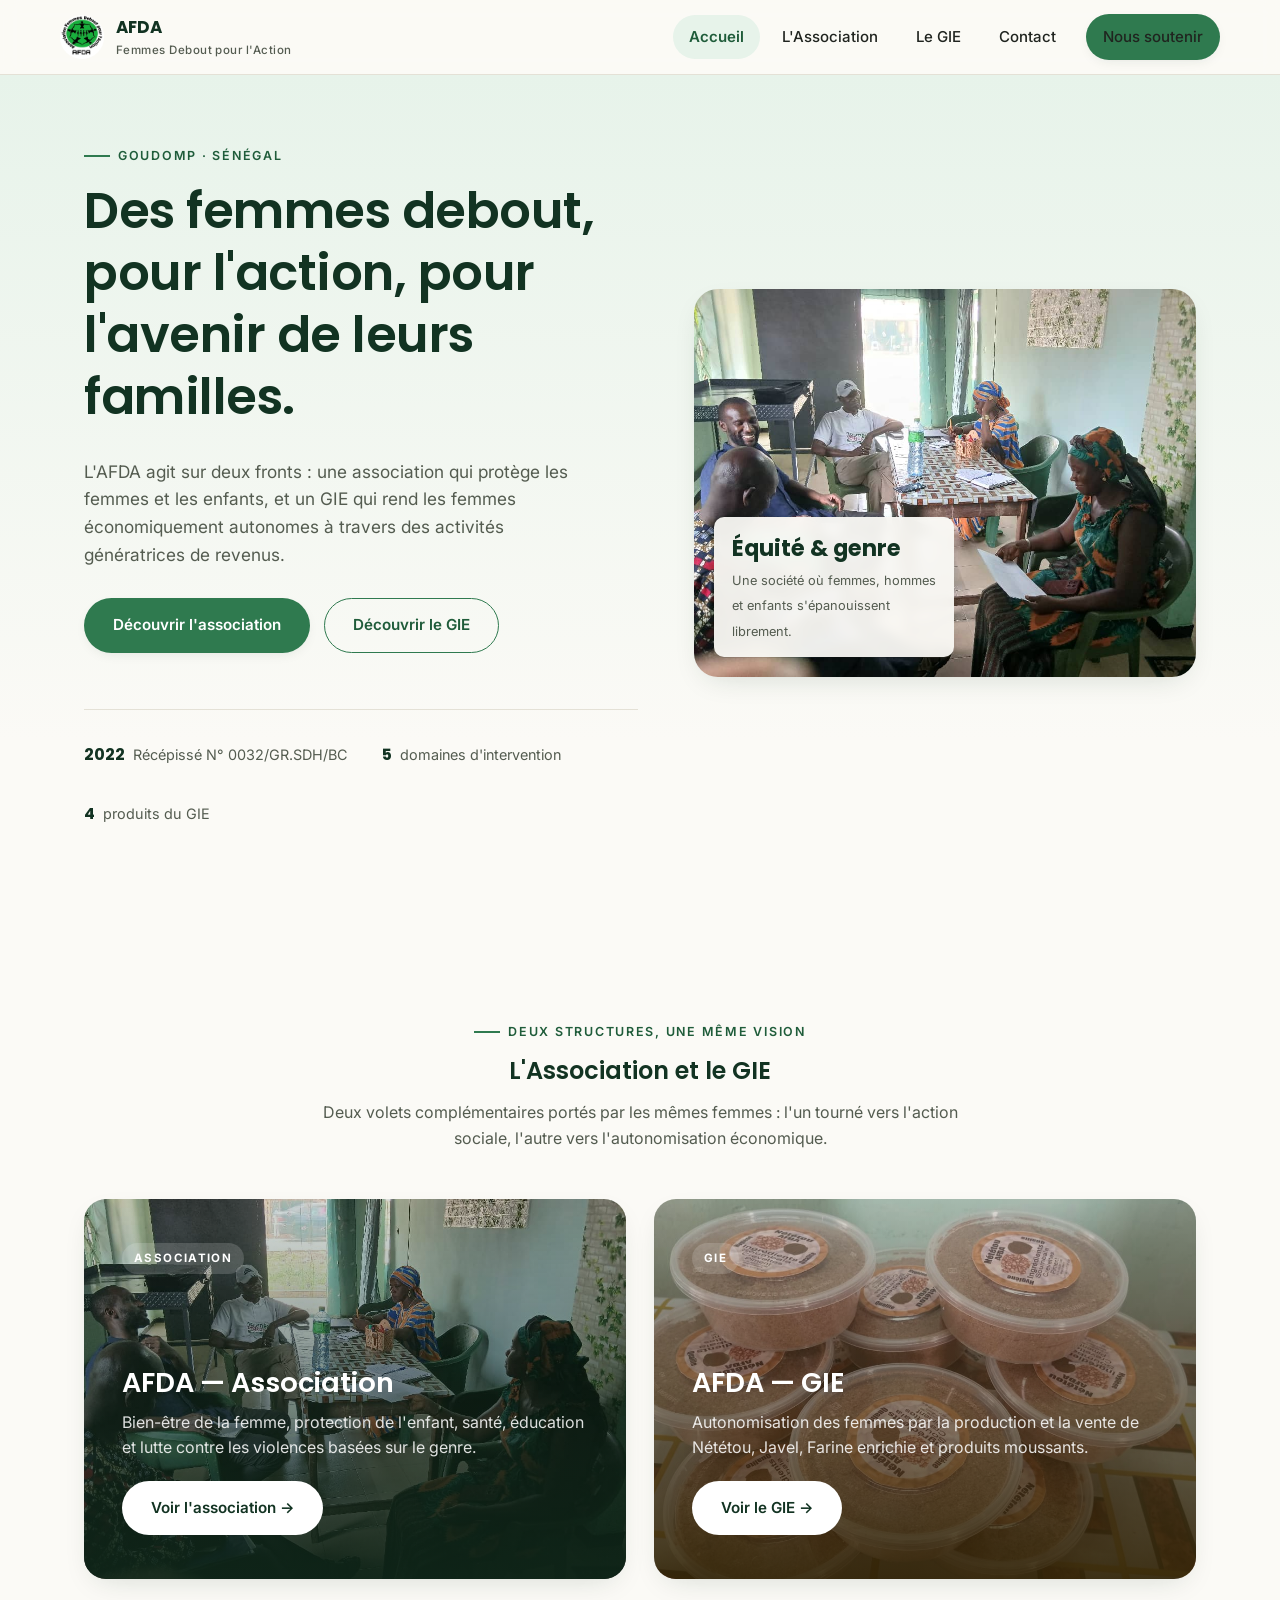
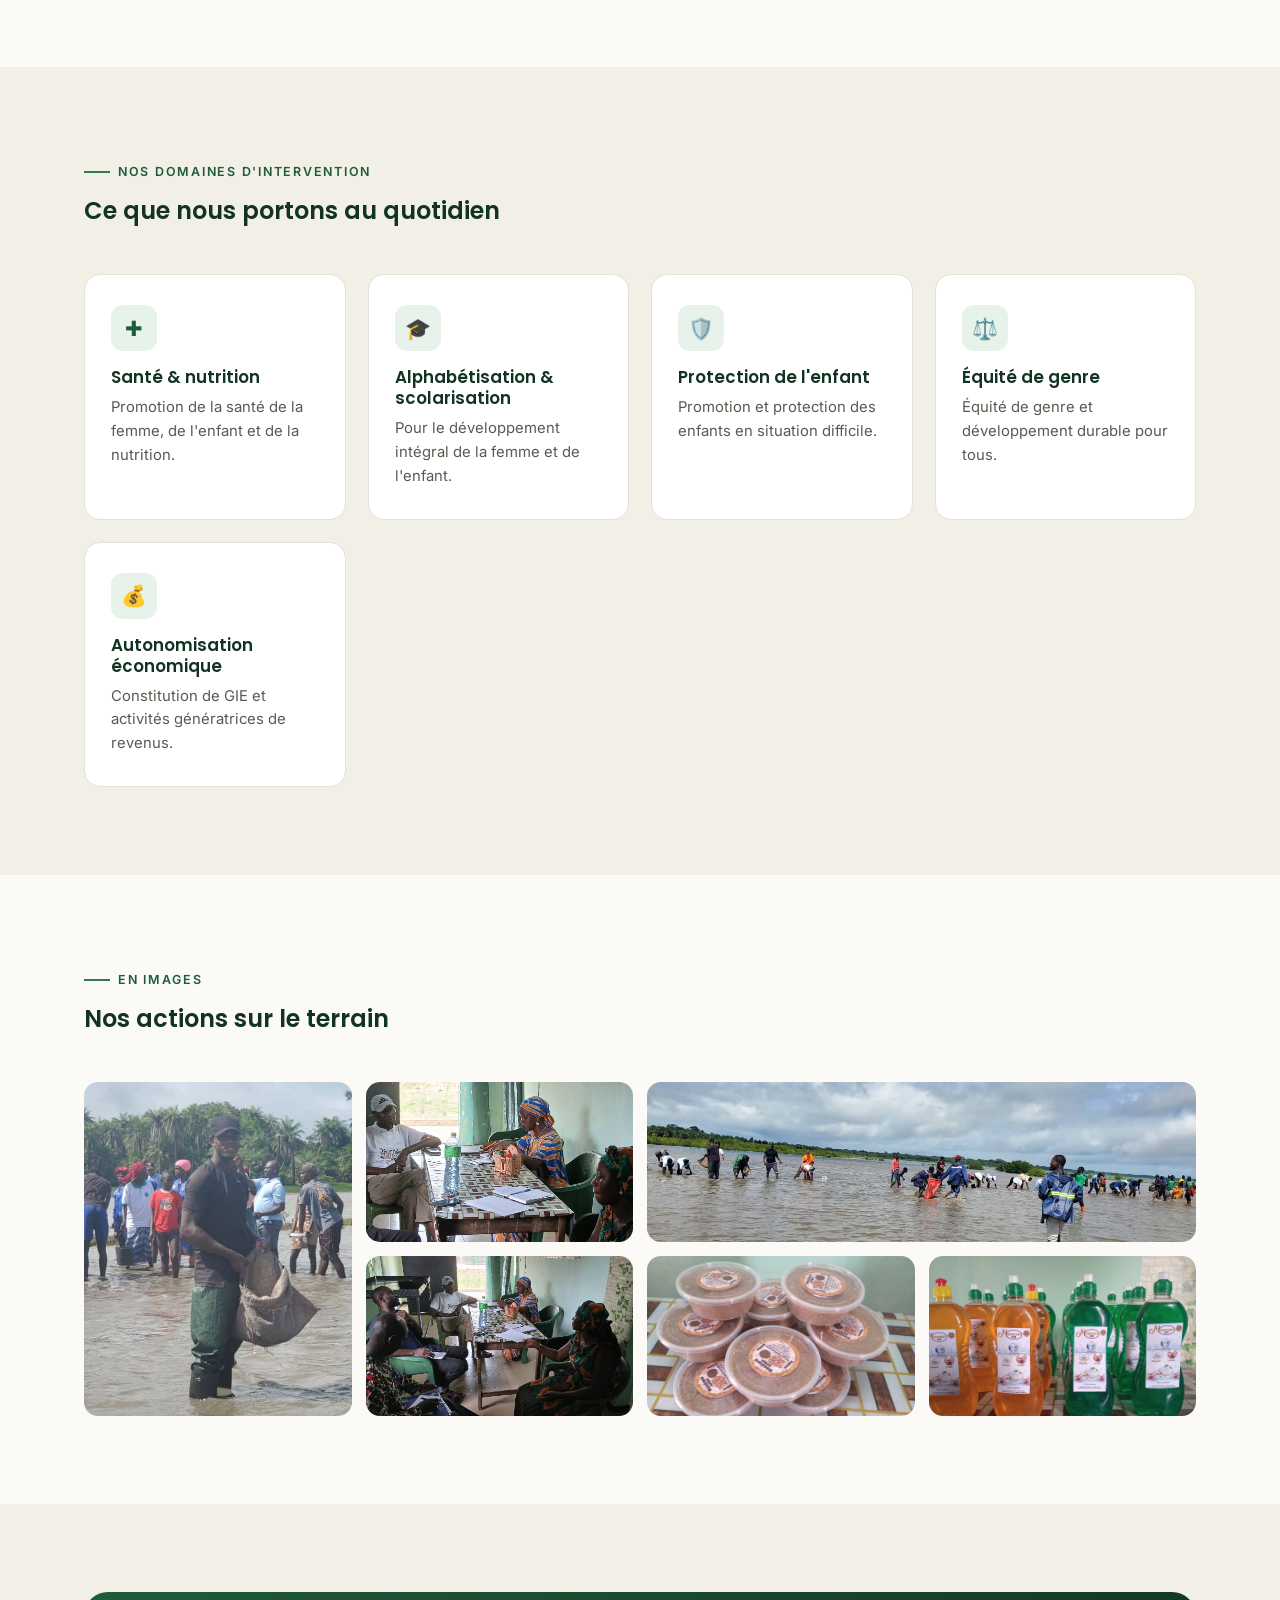
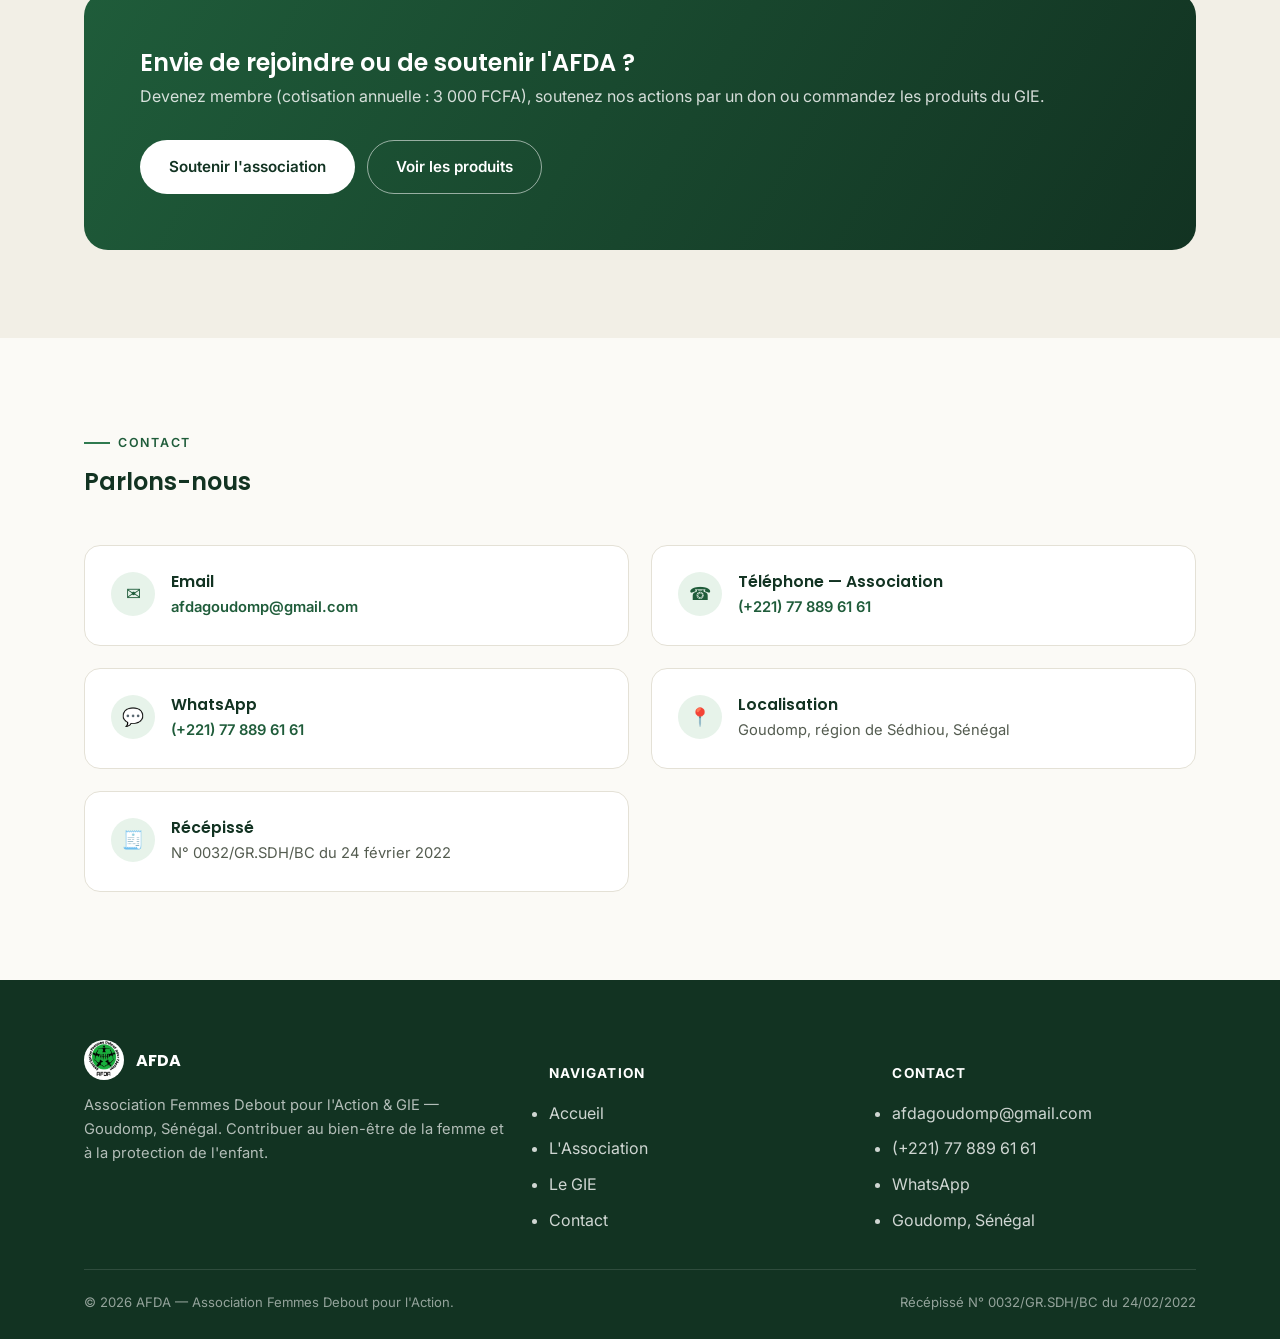
<file: index.html>
<!DOCTYPE html>
<html lang="fr">
<head>
<meta charset="UTF-8">
<meta name="viewport" content="width=device-width, initial-scale=1.0">
<title>AFDA — Association Femmes Debout pour l'Action &amp; GIE</title>
<meta name="description" content="AFDA, Association Femmes Debout pour l'Action : bien-être des femmes et protection de l'enfant à Goudomp, Sénégal. Découvrez l'association et son GIE (production de Nététou, Javel, Farine enrichie, Moussant).">
<link rel="icon" href="images/logo-association.jpg">
<link rel="preconnect" href="https://fonts.googleapis.com">
<link href="https://fonts.googleapis.com/css2?family=Inter:wght@400;500;600;700&family=Poppins:wght@600;700&display=swap" rel="stylesheet">
<link rel="stylesheet" href="css/style.css">
</head>
<body>

<header class="site-header">
  <div class="container header-inner">
    <a href="index.html" class="brand">
      <img src="images/logo-association.jpg" alt="Logo AFDA">
      <div class="brand-name">AFDA <span>Femmes Debout pour l'Action</span></div>
    </a>
    <button class="nav-toggle" aria-label="Ouvrir le menu"><span></span><span></span><span></span></button>
    <nav class="main-nav">
      <a href="index.html" class="active">Accueil</a>
      <a href="association.html">L'Association</a>
      <a href="gie.html">Le GIE</a>
      <a href="index.html#contact">Contact</a>
      <a href="association.html#soutenir" class="btn btn-primary nav-cta">Nous soutenir</a>
    </nav>
  </div>
</header>

<main>

  <!-- HERO -->
  <section class="hero">
    <div class="container hero-grid">
      <div>
        <div class="eyebrow">Goudomp · Sénégal</div>
        <h1>Des femmes debout, pour l'action, pour l'avenir de leurs familles.</h1>
        <p class="hero-lede">L'AFDA agit sur deux fronts : une association qui protège les femmes et les enfants, et un GIE qui rend les femmes économiquement autonomes à travers des activités génératrices de revenus.</p>
        <div class="hero-actions">
          <a href="association.html" class="btn btn-primary">Découvrir l'association</a>
          <a href="gie.html" class="btn btn-outline">Découvrir le GIE</a>
        </div>
        <div class="trust-strip">
          <div class="trust-item"><strong>2022</strong><span>Récépissé N° 0032/GR.SDH/BC</span></div>
          <div class="trust-item"><strong>5</strong><span>domaines d'intervention</span></div>
          <div class="trust-item"><strong>4</strong><span>produits du GIE</span></div>
        </div>
      </div>
      <div class="hero-media">
        <img src="images/reunion-3.jpg" alt="Réunion de travail de l'équipe AFDA">
        <div class="hero-badge">
          <strong>Équité &amp; genre</strong>
          <small>Une société où femmes, hommes et enfants s'épanouissent librement.</small>
        </div>
      </div>
    </div>
  </section>

  <!-- DEUX ENTITES -->
  <section>
    <div class="container">
      <div class="section-head center">
        <div class="eyebrow" style="justify-content:center">Deux structures, une même vision</div>
        <h2>L'Association et le GIE</h2>
        <p>Deux volets complémentaires portés par les mêmes femmes : l'un tourné vers l'action sociale, l'autre vers l'autonomisation économique.</p>
      </div>
      <div class="split-grid">
        <a href="association.html" class="split-card card-assoc">
          <span class="split-tag">Association</span>
          <h3>AFDA — Association</h3>
          <p>Bien-être de la femme, protection de l'enfant, santé, éducation et lutte contre les violences basées sur le genre.</p>
          <span class="btn btn-light">Voir l'association →</span>
        </a>
        <a href="gie.html" class="split-card card-gie">
          <span class="split-tag">GIE</span>
          <h3>AFDA — GIE</h3>
          <p>Autonomisation des femmes par la production et la vente de Nététou, Javel, Farine enrichie et produits moussants.</p>
          <span class="btn btn-light">Voir le GIE →</span>
        </a>
      </div>
    </div>
  </section>

  <!-- DOMAINES -->
  <section class="bg-alt">
    <div class="container">
      <div class="section-head">
        <div class="eyebrow">Nos domaines d'intervention</div>
        <h2>Ce que nous portons au quotidien</h2>
      </div>
      <div class="card-grid">
        <div class="info-card">
          <div class="icon">✚</div>
          <h4>Santé &amp; nutrition</h4>
          <p>Promotion de la santé de la femme, de l'enfant et de la nutrition.</p>
        </div>
        <div class="info-card">
          <div class="icon">🎓</div>
          <h4>Alphabétisation &amp; scolarisation</h4>
          <p>Pour le développement intégral de la femme et de l'enfant.</p>
        </div>
        <div class="info-card">
          <div class="icon">🛡️</div>
          <h4>Protection de l'enfant</h4>
          <p>Promotion et protection des enfants en situation difficile.</p>
        </div>
        <div class="info-card">
          <div class="icon">⚖️</div>
          <h4>Équité de genre</h4>
          <p>Équité de genre et développement durable pour tous.</p>
        </div>
        <div class="info-card">
          <div class="icon">💰</div>
          <h4>Autonomisation économique</h4>
          <p>Constitution de GIE et activités génératrices de revenus.</p>
        </div>
      </div>
    </div>
  </section>

  <!-- GALERIE -->
  <section>
    <div class="container">
      <div class="section-head">
        <div class="eyebrow">En images</div>
        <h2>Nos actions sur le terrain</h2>
      </div>
      <div class="gallery-grid">
        <img class="tall" src="images/activite-mangrove-1.jpg" alt="Restauration de mangrove par les membres de l'AFDA">
        <img src="images/reunion-1.jpg" alt="Réunion AFDA">
        <img class="wide" src="images/activite-mangrove-2.jpg" alt="Activité de terrain AFDA">
        <img src="images/reunion-2.jpg" alt="Concertation des membres de l'AFDA">
        <img src="images/produit-neteto-tubs.jpg" alt="Nététou AFDA, produit du GIE">
        <img src="images/produit-moussant.jpg" alt="Moussant AFDA, produit du GIE">
      </div>
    </div>
  </section>

  <!-- CTA -->
  <section class="bg-alt">
    <div class="container">
      <div class="cta-band">
        <div>
          <h3>Envie de rejoindre ou de soutenir l'AFDA ?</h3>
          <p>Devenez membre (cotisation annuelle : 3 000 FCFA), soutenez nos actions par un don ou commandez les produits du GIE.</p>
        </div>
        <div class="cta-actions">
          <a href="association.html#soutenir" class="btn btn-light">Soutenir l'association</a>
          <a href="gie.html#produits" class="btn btn-ghost">Voir les produits</a>
        </div>
      </div>
    </div>
  </section>

  <!-- CONTACT -->
  <section id="contact">
    <div class="container">
      <div class="section-head">
        <div class="eyebrow">Contact</div>
        <h2>Parlons-nous</h2>
      </div>
      <div class="contact-grid">
        <div class="contact-card">
          <div class="icon">✉</div>
          <div>
            <h4>Email</h4>
            <p><a href="mailto:afdagoudomp@gmail.com">afdagoudomp@gmail.com</a></p>
          </div>
        </div>
        <div class="contact-card">
          <div class="icon">☎</div>
          <div>
            <h4>Téléphone — Association</h4>
            <p><a href="tel:+221778896161">(+221) 77 889 61 61</a></p>
          </div>
        </div>
        <div class="contact-card">
          <div class="icon">💬</div>
          <div>
            <h4>WhatsApp</h4>
            <p><a href="https://wa.me/221778896161" target="_blank" rel="noopener">(+221) 77 889 61 61</a></p>
          </div>
        </div>
        <div class="contact-card">
          <div class="icon">📍</div>
          <div>
            <h4>Localisation</h4>
            <p>Goudomp, région de Sédhiou, Sénégal</p>
          </div>
        </div>
        <div class="contact-card">
          <div class="icon">🧾</div>
          <div>
            <h4>Récépissé</h4>
            <p>N° 0032/GR.SDH/BC du 24 février 2022</p>
          </div>
        </div>
      </div>
    </div>
  </section>

</main>

<footer class="site-footer">
  <div class="container">
    <div class="footer-grid">
      <div>
        <div class="footer-brand">
          <img src="images/logo-association.jpg" alt="Logo AFDA">
          <strong>AFDA</strong>
        </div>
        <p>Association Femmes Debout pour l'Action &amp; GIE — Goudomp, Sénégal. Contribuer au bien-être de la femme et à la protection de l'enfant.</p>
      </div>
      <div>
        <h5>Navigation</h5>
        <ul>
          <li><a href="index.html">Accueil</a></li>
          <li><a href="association.html">L'Association</a></li>
          <li><a href="gie.html">Le GIE</a></li>
          <li><a href="index.html#contact">Contact</a></li>
        </ul>
      </div>
      <div>
        <h5>Contact</h5>
        <ul>
          <li><a href="mailto:afdagoudomp@gmail.com">afdagoudomp@gmail.com</a></li>
          <li><a href="tel:+221778896161">(+221) 77 889 61 61</a></li>
          <li><a href="https://wa.me/221778896161" target="_blank" rel="noopener">WhatsApp</a></li>
          <li>Goudomp, Sénégal</li>
        </ul>
      </div>
    </div>
    <div class="footer-bottom">
      <span>© <span data-year></span> AFDA — Association Femmes Debout pour l'Action.</span>
      <span>Récépissé N° 0032/GR.SDH/BC du 24/02/2022</span>
    </div>
  </div>
</footer>

<script src="js/script.js"></script>
</body>
</html>
</file>
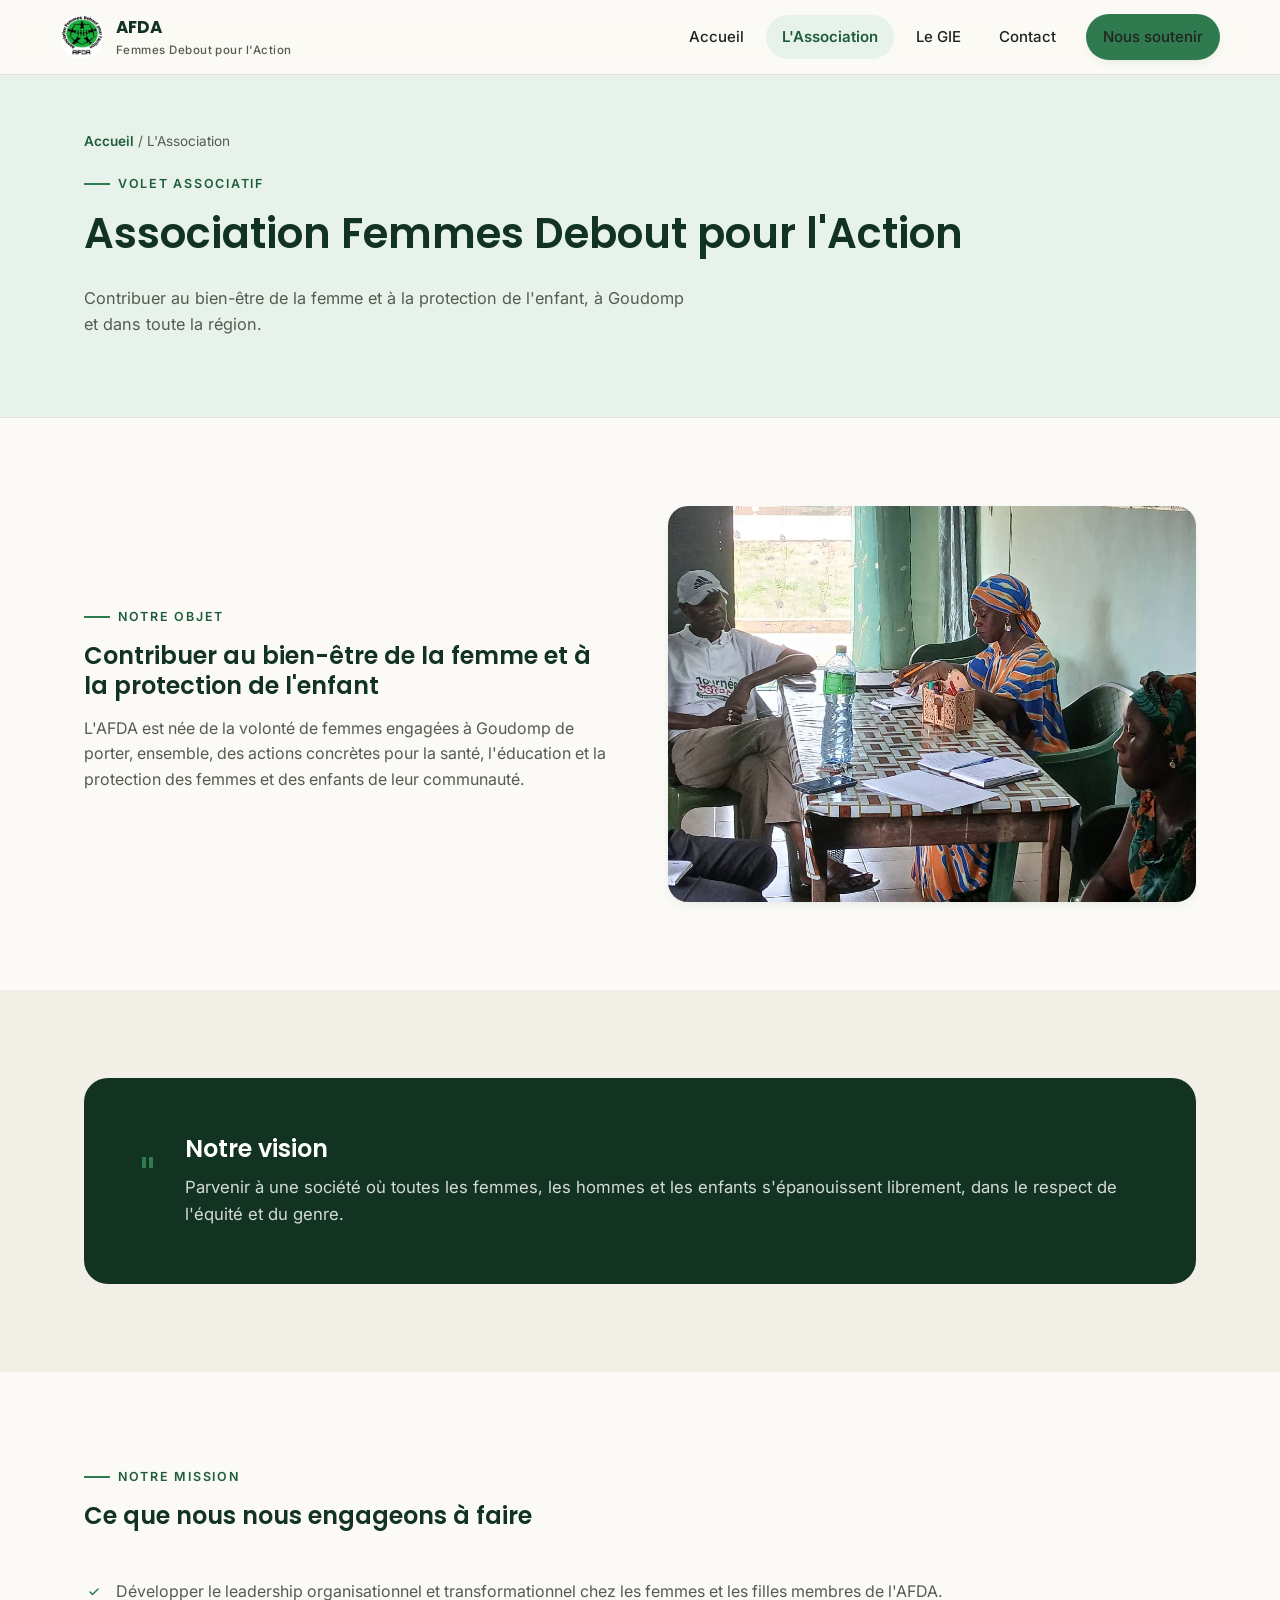
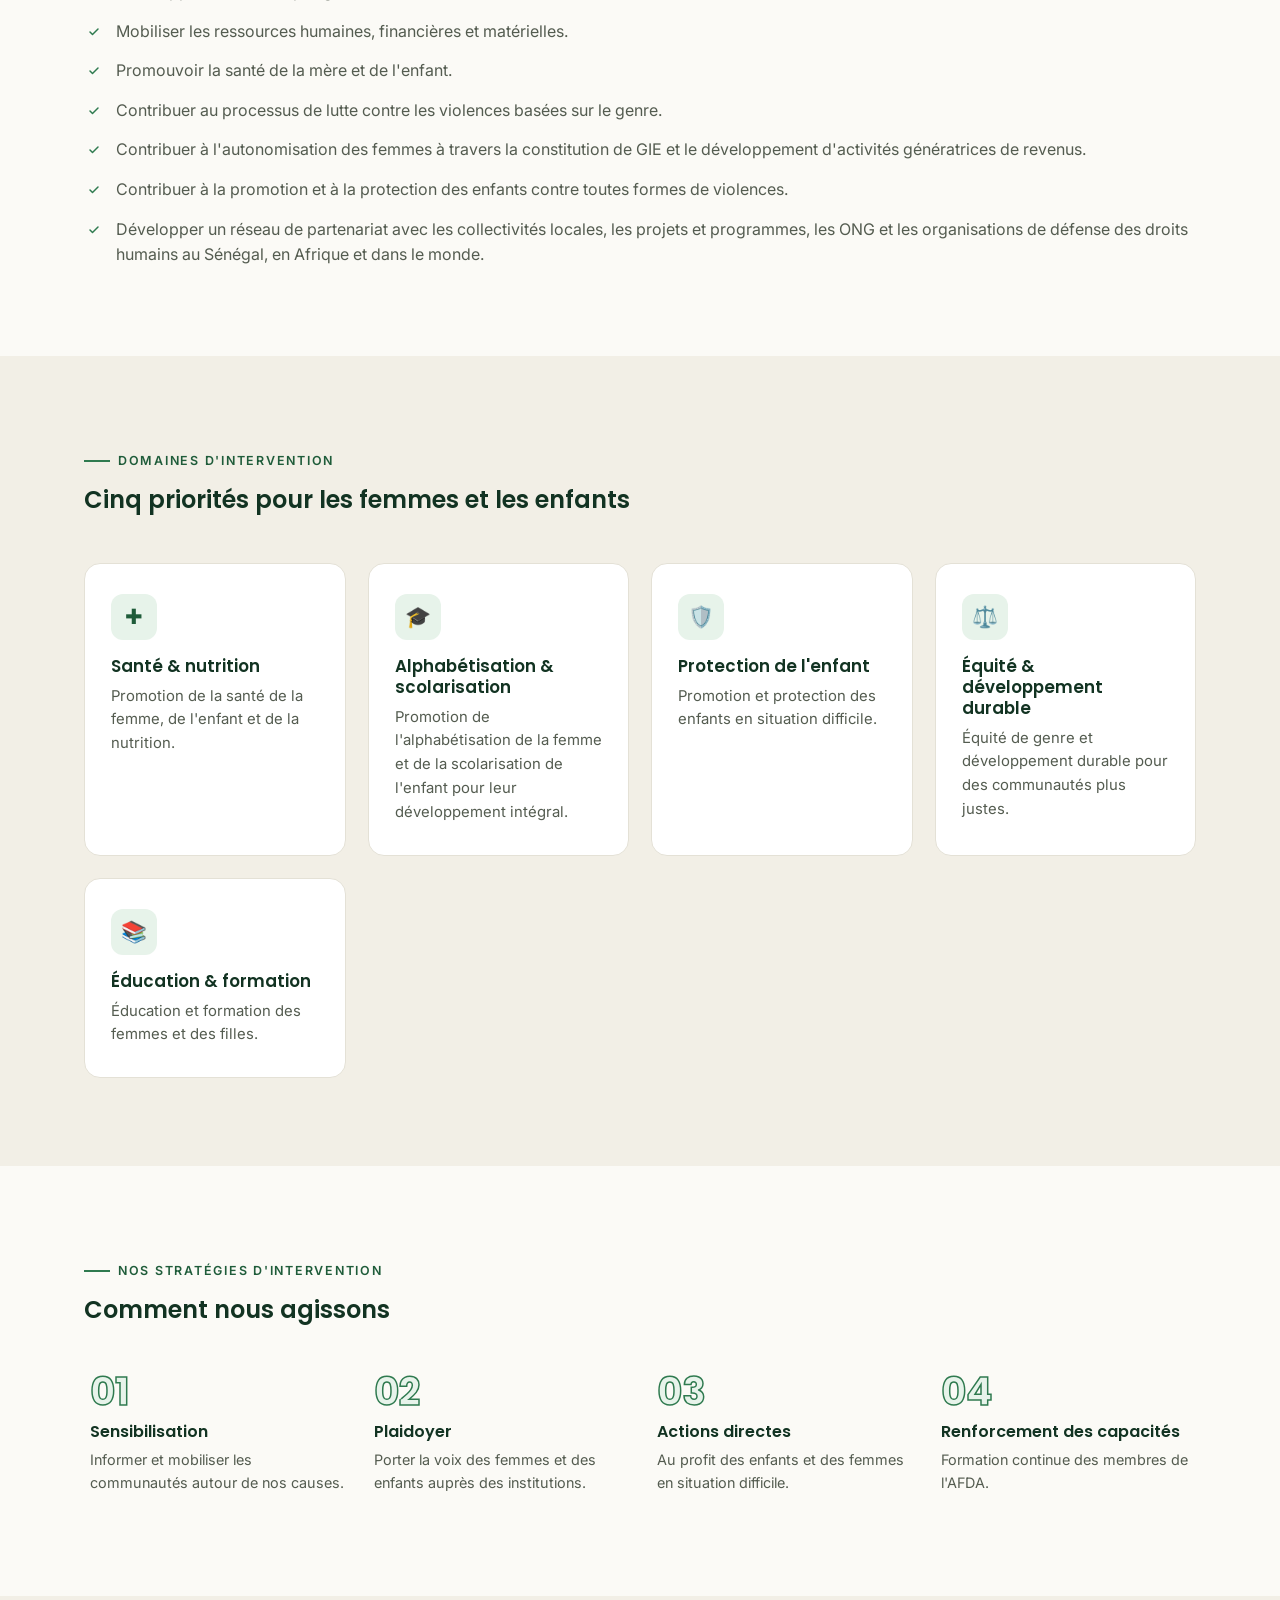
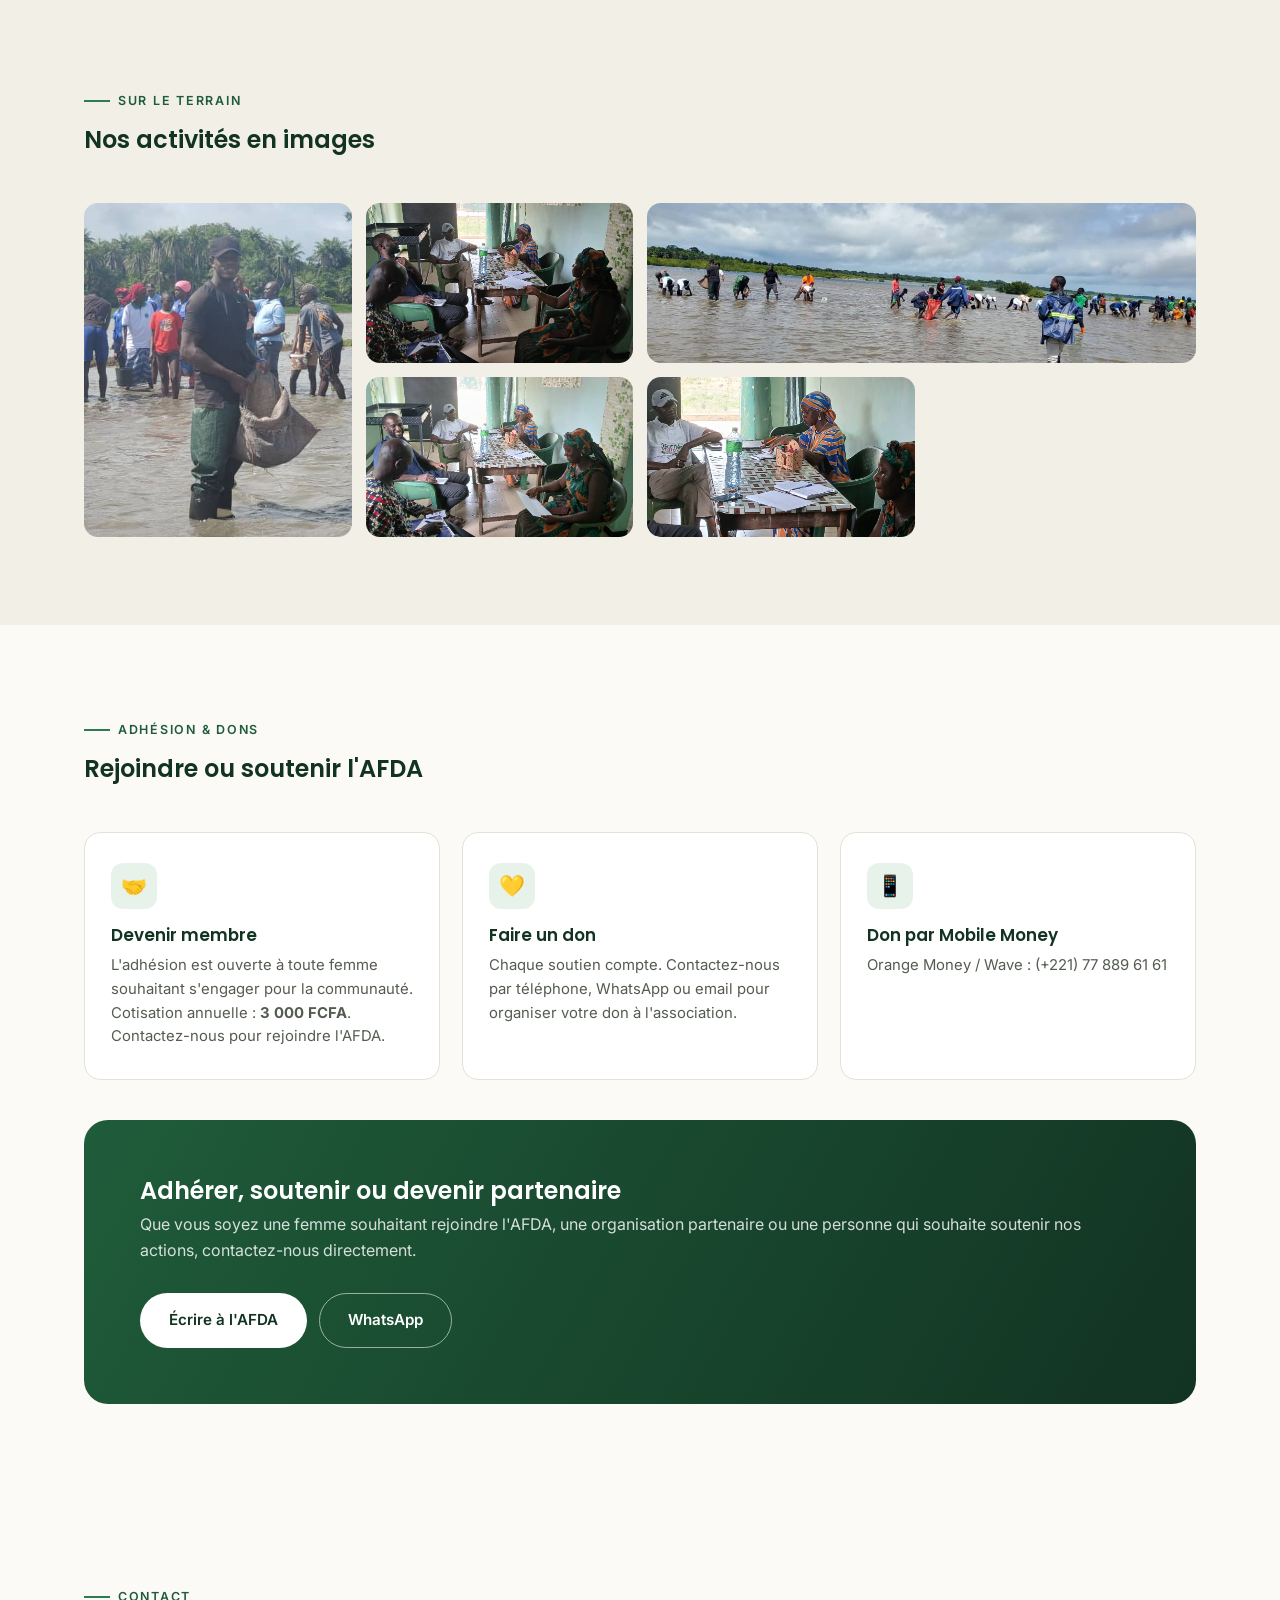
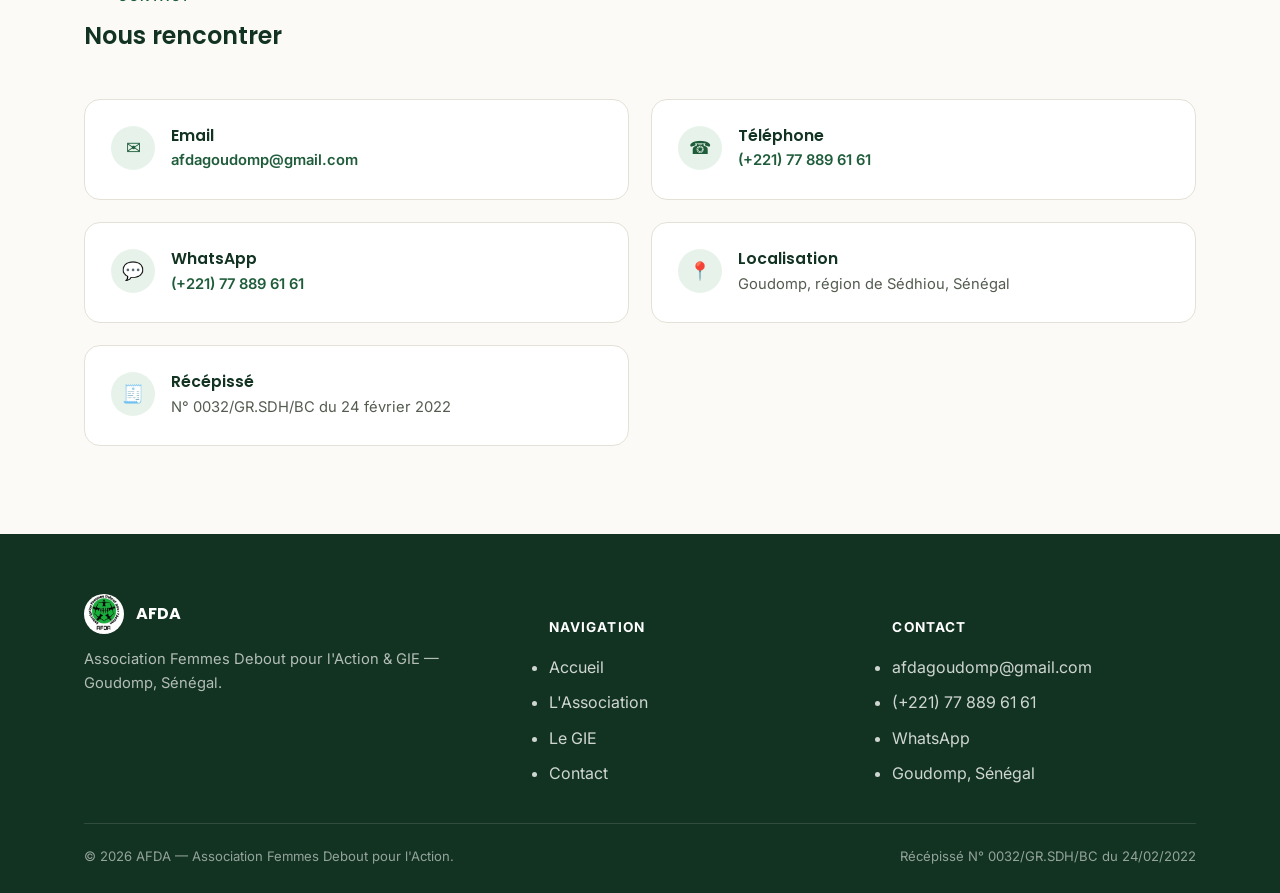
<file: association.html>
<!DOCTYPE html>
<html lang="fr">
<head>
<meta charset="UTF-8">
<meta name="viewport" content="width=device-width, initial-scale=1.0">
<title>L'Association — AFDA</title>
<meta name="description" content="Mission, vision et domaines d'intervention de l'Association Femmes Debout pour l'Action (AFDA) à Goudomp, Sénégal.">
<link rel="icon" href="images/logo-association.jpg">
<link rel="preconnect" href="https://fonts.googleapis.com">
<link href="https://fonts.googleapis.com/css2?family=Inter:wght@400;500;600;700&family=Poppins:wght@600;700&display=swap" rel="stylesheet">
<link rel="stylesheet" href="css/style.css">
</head>
<body>

<header class="site-header">
  <div class="container header-inner">
    <a href="index.html" class="brand">
      <img src="images/logo-association.jpg" alt="Logo AFDA">
      <div class="brand-name">AFDA <span>Femmes Debout pour l'Action</span></div>
    </a>
    <button class="nav-toggle" aria-label="Ouvrir le menu"><span></span><span></span><span></span></button>
    <nav class="main-nav">
      <a href="index.html">Accueil</a>
      <a href="association.html" class="active">L'Association</a>
      <a href="gie.html">Le GIE</a>
      <a href="#contact">Contact</a>
      <a href="#soutenir" class="btn btn-primary nav-cta">Nous soutenir</a>
    </nav>
  </div>
</header>

<main>

  <section class="page-hero">
    <div class="container">
      <div class="breadcrumb"><a href="index.html">Accueil</a> / L'Association</div>
      <div class="page-hero-row">
        <div>
          <div class="eyebrow">Volet associatif</div>
          <h1>Association Femmes Debout pour l'Action</h1>
          <p>Contribuer au bien-être de la femme et à la protection de l'enfant, à Goudomp et dans toute la région.</p>
        </div>
      </div>
    </div>
  </section>

  <!-- OBJET + VISION -->
  <section>
    <div class="container">
      <div class="split-text-media">
        <div>
          <div class="eyebrow">Notre objet</div>
          <h2>Contribuer au bien-être de la femme et à la protection de l'enfant</h2>
          <p>L'AFDA est née de la volonté de femmes engagées à Goudomp de porter, ensemble, des actions concrètes pour la santé, l'éducation et la protection des femmes et des enfants de leur communauté.</p>
        </div>
        <div class="media-frame">
          <img src="images/reunion-1.jpg" alt="Membres de l'AFDA réunis autour d'un projet">
        </div>
      </div>
    </div>
  </section>

  <!-- VISION -->
  <section class="bg-alt">
    <div class="container">
      <div class="vision-block">
        <div class="mark">"</div>
        <div>
          <h3>Notre vision</h3>
          <p>Parvenir à une société où toutes les femmes, les hommes et les enfants s'épanouissent librement, dans le respect de l'équité et du genre.</p>
        </div>
      </div>
    </div>
  </section>

  <!-- MISSION -->
  <section>
    <div class="container">
      <div class="section-head">
        <div class="eyebrow">Notre mission</div>
        <h2>Ce que nous nous engageons à faire</h2>
      </div>
      <ul class="list-check card-grid" style="grid-template-columns: repeat(auto-fit, minmax(280px,1fr));">
        <li>Développer le leadership organisationnel et transformationnel chez les femmes et les filles membres de l'AFDA.</li>
        <li>Mobiliser les ressources humaines, financières et matérielles.</li>
        <li>Promouvoir la santé de la mère et de l'enfant.</li>
        <li>Contribuer au processus de lutte contre les violences basées sur le genre.</li>
        <li>Contribuer à l'autonomisation des femmes à travers la constitution de GIE et le développement d'activités génératrices de revenus.</li>
        <li>Contribuer à la promotion et à la protection des enfants contre toutes formes de violences.</li>
        <li>Développer un réseau de partenariat avec les collectivités locales, les projets et programmes, les ONG et les organisations de défense des droits humains au Sénégal, en Afrique et dans le monde.</li>
      </ul>
    </div>
  </section>

  <!-- DOMAINES -->
  <section class="bg-alt">
    <div class="container">
      <div class="section-head">
        <div class="eyebrow">Domaines d'intervention</div>
        <h2>Cinq priorités pour les femmes et les enfants</h2>
      </div>
      <div class="card-grid">
        <div class="info-card">
          <div class="icon">✚</div>
          <h4>Santé &amp; nutrition</h4>
          <p>Promotion de la santé de la femme, de l'enfant et de la nutrition.</p>
        </div>
        <div class="info-card">
          <div class="icon">🎓</div>
          <h4>Alphabétisation &amp; scolarisation</h4>
          <p>Promotion de l'alphabétisation de la femme et de la scolarisation de l'enfant pour leur développement intégral.</p>
        </div>
        <div class="info-card">
          <div class="icon">🛡️</div>
          <h4>Protection de l'enfant</h4>
          <p>Promotion et protection des enfants en situation difficile.</p>
        </div>
        <div class="info-card">
          <div class="icon">⚖️</div>
          <h4>Équité &amp; développement durable</h4>
          <p>Équité de genre et développement durable pour des communautés plus justes.</p>
        </div>
        <div class="info-card">
          <div class="icon">📚</div>
          <h4>Éducation &amp; formation</h4>
          <p>Éducation et formation des femmes et des filles.</p>
        </div>
      </div>
    </div>
  </section>

  <!-- STRATEGIES -->
  <section>
    <div class="container">
      <div class="section-head">
        <div class="eyebrow">Nos stratégies d'intervention</div>
        <h2>Comment nous agissons</h2>
      </div>
      <div class="step-row">
        <div class="step-card">
          <span class="step-num">01</span>
          <h4>Sensibilisation</h4>
          <p>Informer et mobiliser les communautés autour de nos causes.</p>
        </div>
        <div class="step-card">
          <span class="step-num">02</span>
          <h4>Plaidoyer</h4>
          <p>Porter la voix des femmes et des enfants auprès des institutions.</p>
        </div>
        <div class="step-card">
          <span class="step-num">03</span>
          <h4>Actions directes</h4>
          <p>Au profit des enfants et des femmes en situation difficile.</p>
        </div>
        <div class="step-card">
          <span class="step-num">04</span>
          <h4>Renforcement des capacités</h4>
          <p>Formation continue des membres de l'AFDA.</p>
        </div>
      </div>
    </div>
  </section>

  <!-- GALERIE -->
  <section class="bg-alt">
    <div class="container">
      <div class="section-head">
        <div class="eyebrow">Sur le terrain</div>
        <h2>Nos activités en images</h2>
      </div>
      <div class="gallery-grid">
        <img class="tall" src="images/activite-mangrove-1.jpg" alt="Activité de restauration menée par l'AFDA">
        <img src="images/reunion-2.jpg" alt="Réunion de coordination AFDA">
        <img class="wide" src="images/activite-mangrove-2.jpg" alt="Membres de l'AFDA sur le terrain">
        <img src="images/reunion-3.jpg" alt="Concertation AFDA">
        <img src="images/reunion-1.jpg" alt="Travail d'équipe AFDA">
      </div>
    </div>
  </section>

  <!-- ADHESION & DONS -->
  <section id="soutenir">
    <div class="container">
      <div class="section-head">
        <div class="eyebrow">Adhésion &amp; dons</div>
        <h2>Rejoindre ou soutenir l'AFDA</h2>
      </div>
      <div class="card-grid" style="margin-bottom:40px;">
        <div class="info-card">
          <div class="icon">🤝</div>
          <h4>Devenir membre</h4>
          <p>L'adhésion est ouverte à toute femme souhaitant s'engager pour la communauté. Cotisation annuelle : <strong>3 000 FCFA</strong>. Contactez-nous pour rejoindre l'AFDA.</p>
        </div>
        <div class="info-card">
          <div class="icon">💛</div>
          <h4>Faire un don</h4>
          <p>Chaque soutien compte. Contactez-nous par téléphone, WhatsApp ou email pour organiser votre don à l'association.</p>
        </div>
        <div class="info-card">
          <div class="icon">📱</div>
          <h4>Don par Mobile Money</h4>
          <p>Orange Money / Wave : <a href="tel:+221778896161">(+221) 77 889 61 61</a></p>
        </div>
      </div>
      <div class="cta-band">
        <div>
          <h3>Adhérer, soutenir ou devenir partenaire</h3>
          <p>Que vous soyez une femme souhaitant rejoindre l'AFDA, une organisation partenaire ou une personne qui souhaite soutenir nos actions, contactez-nous directement.</p>
        </div>
        <div class="cta-actions">
          <a href="mailto:afdagoudomp@gmail.com" class="btn btn-light">Écrire à l'AFDA</a>
          <a href="https://wa.me/221778896161" class="btn btn-ghost" target="_blank" rel="noopener">WhatsApp</a>
        </div>
      </div>
    </div>
  </section>

  <!-- CONTACT -->
  <section id="contact">
    <div class="container">
      <div class="section-head">
        <div class="eyebrow">Contact</div>
        <h2>Nous rencontrer</h2>
      </div>
      <div class="contact-grid">
        <div class="contact-card">
          <div class="icon">✉</div>
          <div>
            <h4>Email</h4>
            <p><a href="mailto:afdagoudomp@gmail.com">afdagoudomp@gmail.com</a></p>
          </div>
        </div>
        <div class="contact-card">
          <div class="icon">☎</div>
          <div>
            <h4>Téléphone</h4>
            <p><a href="tel:+221778896161">(+221) 77 889 61 61</a></p>
          </div>
        </div>
        <div class="contact-card">
          <div class="icon">💬</div>
          <div>
            <h4>WhatsApp</h4>
            <p><a href="https://wa.me/221778896161" target="_blank" rel="noopener">(+221) 77 889 61 61</a></p>
          </div>
        </div>
        <div class="contact-card">
          <div class="icon">📍</div>
          <div>
            <h4>Localisation</h4>
            <p>Goudomp, région de Sédhiou, Sénégal</p>
          </div>
        </div>
        <div class="contact-card">
          <div class="icon">🧾</div>
          <div>
            <h4>Récépissé</h4>
            <p>N° 0032/GR.SDH/BC du 24 février 2022</p>
          </div>
        </div>
      </div>
    </div>
  </section>

</main>

<footer class="site-footer">
  <div class="container">
    <div class="footer-grid">
      <div>
        <div class="footer-brand">
          <img src="images/logo-association.jpg" alt="Logo AFDA">
          <strong>AFDA</strong>
        </div>
        <p>Association Femmes Debout pour l'Action &amp; GIE — Goudomp, Sénégal.</p>
      </div>
      <div>
        <h5>Navigation</h5>
        <ul>
          <li><a href="index.html">Accueil</a></li>
          <li><a href="association.html">L'Association</a></li>
          <li><a href="gie.html">Le GIE</a></li>
          <li><a href="#contact">Contact</a></li>
        </ul>
      </div>
      <div>
        <h5>Contact</h5>
        <ul>
          <li><a href="mailto:afdagoudomp@gmail.com">afdagoudomp@gmail.com</a></li>
          <li><a href="tel:+221778896161">(+221) 77 889 61 61</a></li>
          <li><a href="https://wa.me/221778896161" target="_blank" rel="noopener">WhatsApp</a></li>
          <li>Goudomp, Sénégal</li>
        </ul>
      </div>
    </div>
    <div class="footer-bottom">
      <span>© <span data-year></span> AFDA — Association Femmes Debout pour l'Action.</span>
      <span>Récépissé N° 0032/GR.SDH/BC du 24/02/2022</span>
    </div>
  </div>
</footer>

<script src="js/script.js"></script>
</body>
</html>
</file>
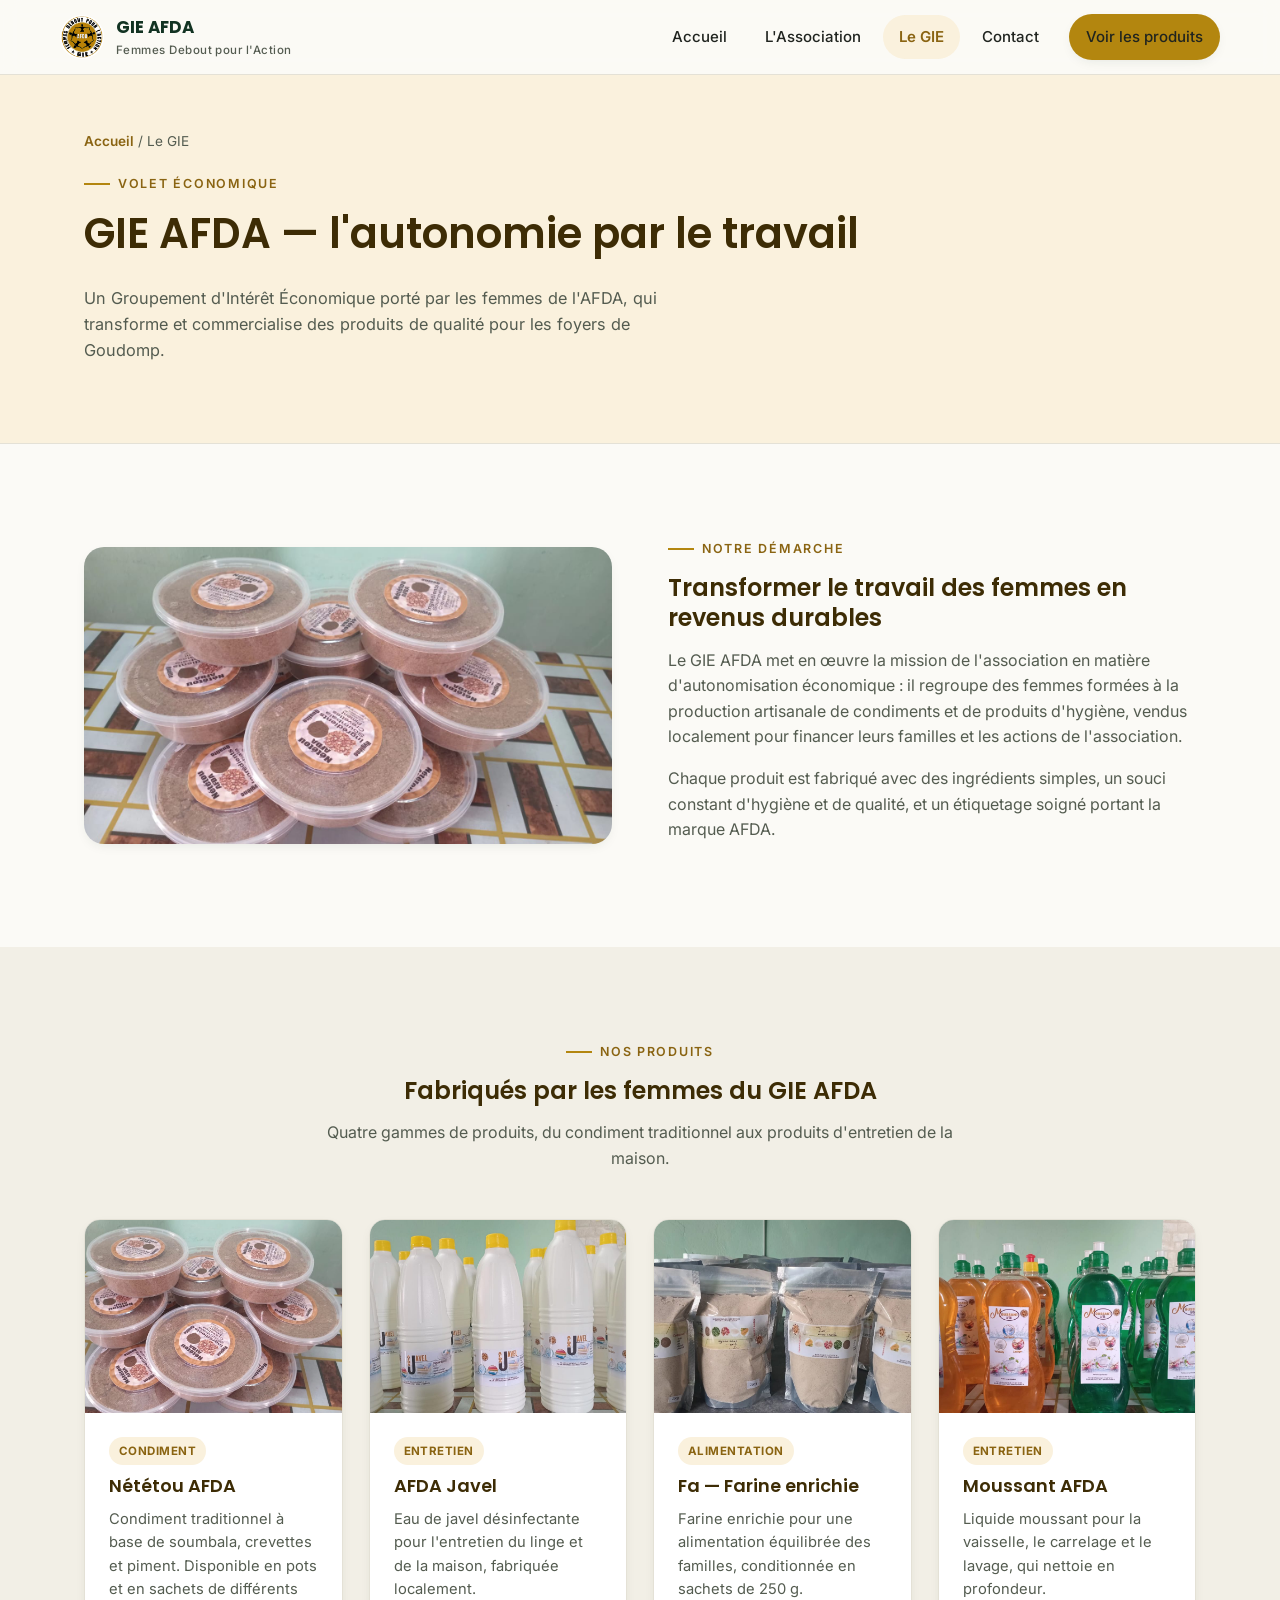
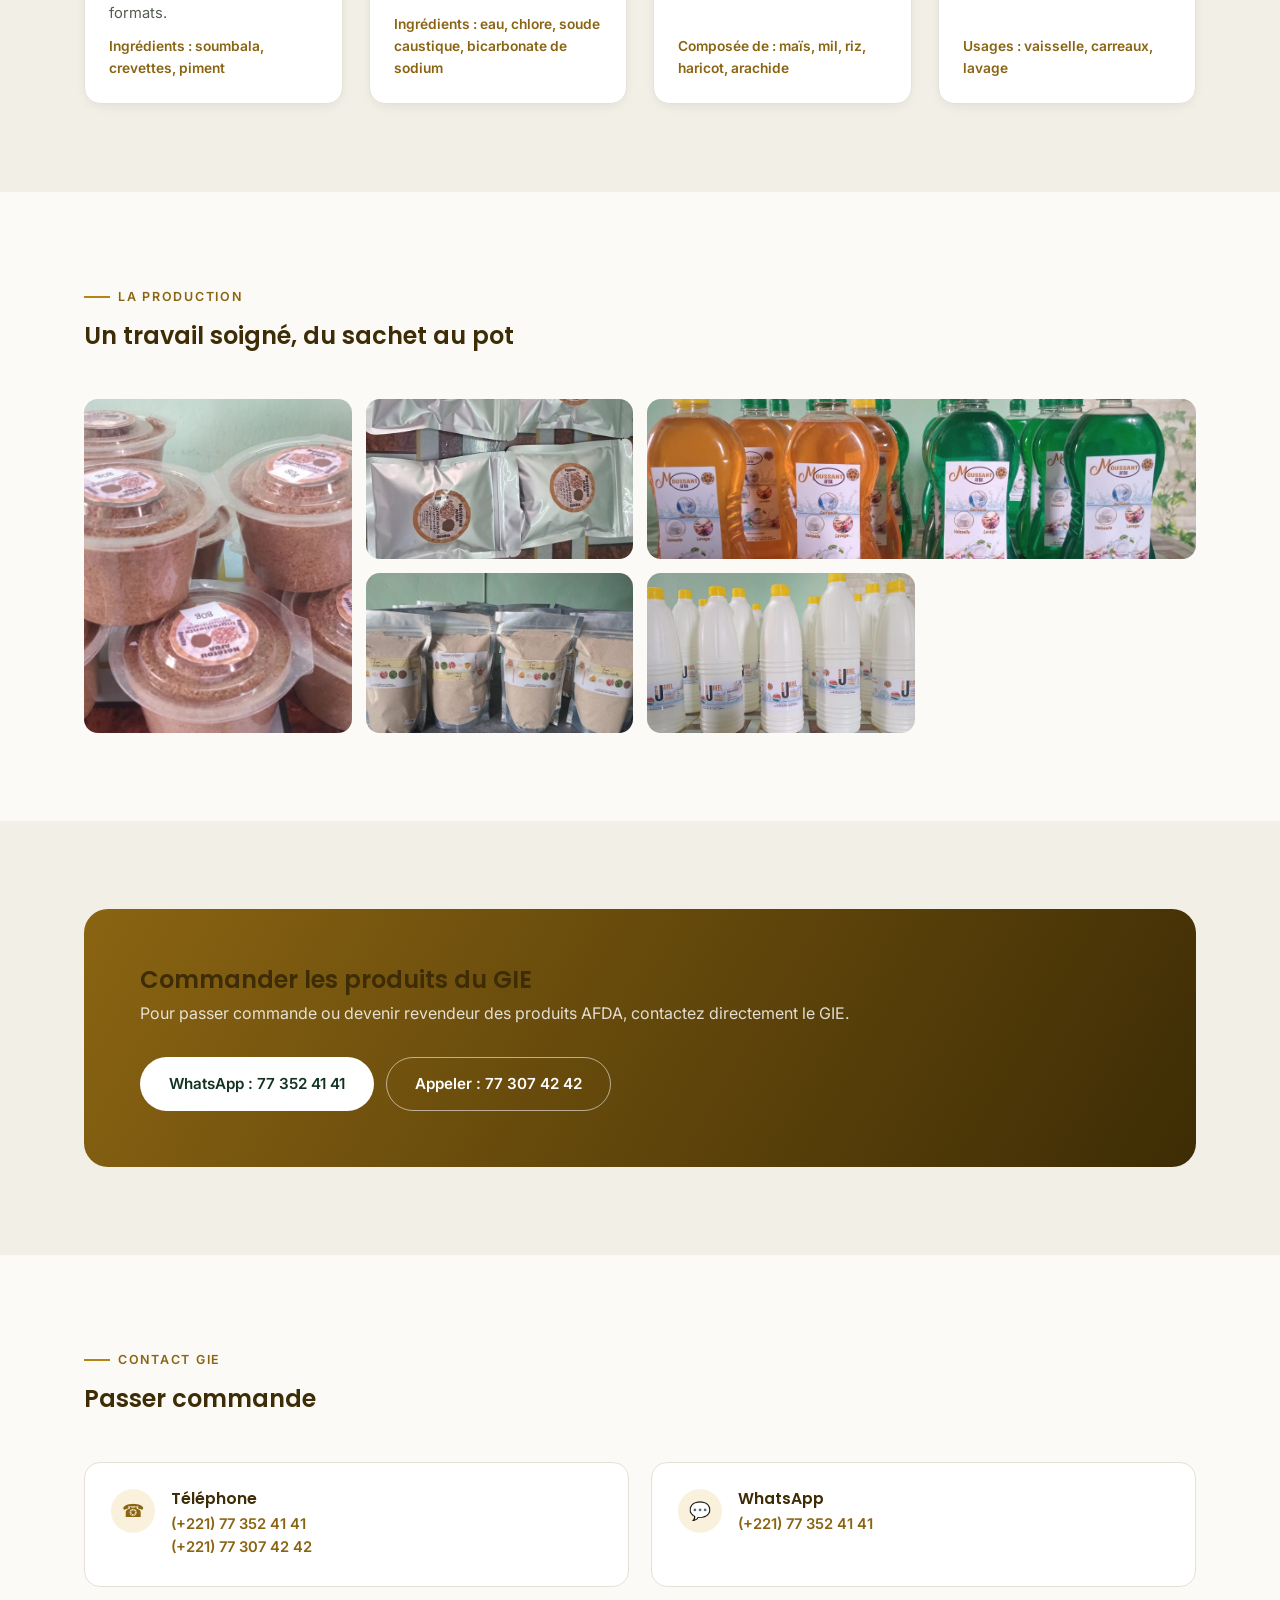
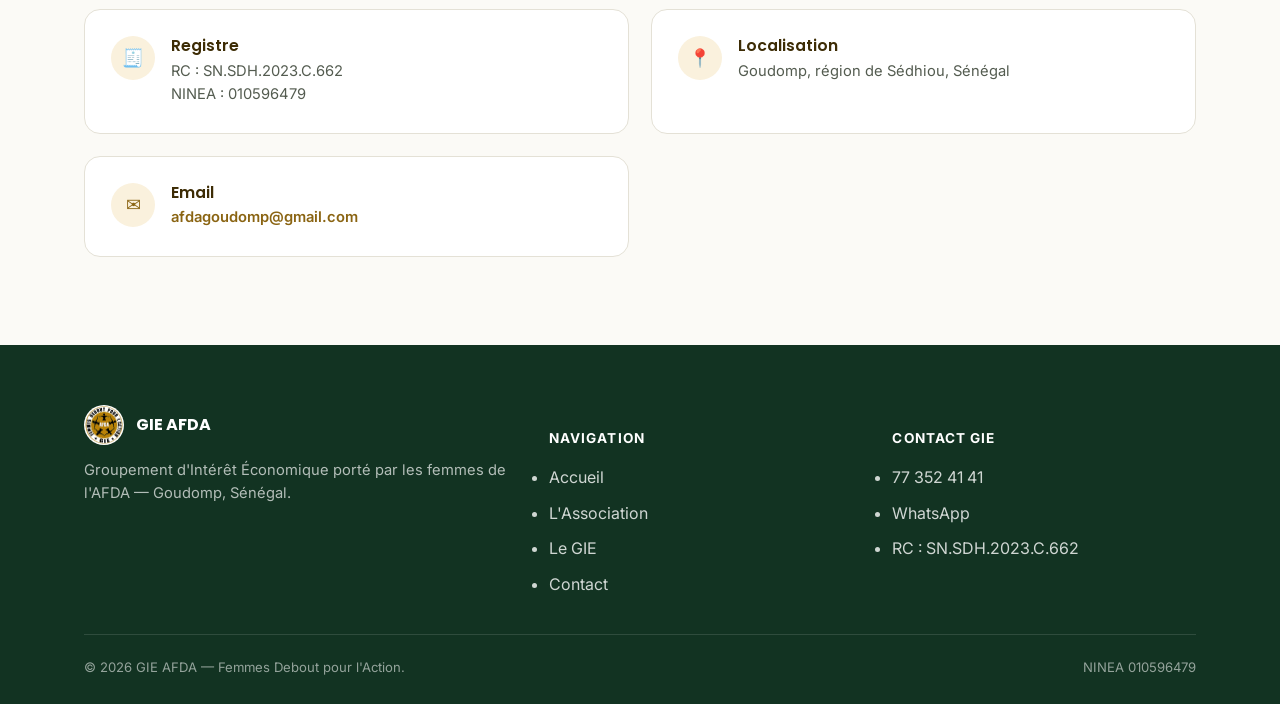
<file: gie.html>
<!DOCTYPE html>
<html lang="fr">
<head>
<meta charset="UTF-8">
<meta name="viewport" content="width=device-width, initial-scale=1.0">
<title>Le GIE — AFDA</title>
<meta name="description" content="Le GIE AFDA : autonomisation économique des femmes de Goudomp à travers la production de Nététou, Javel, Farine enrichie Fa et produits moussants.">
<link rel="icon" href="images/logo-gie.jpg">
<link rel="preconnect" href="https://fonts.googleapis.com">
<link href="https://fonts.googleapis.com/css2?family=Inter:wght@400;500;600;700&family=Poppins:wght@600;700&display=swap" rel="stylesheet">
<link rel="stylesheet" href="css/style.css">
</head>
<body class="theme-gie">

<header class="site-header">
  <div class="container header-inner">
    <a href="index.html" class="brand">
      <img src="images/logo-gie.jpg" alt="Logo GIE AFDA">
      <div class="brand-name">GIE AFDA <span>Femmes Debout pour l'Action</span></div>
    </a>
    <button class="nav-toggle" aria-label="Ouvrir le menu"><span></span><span></span><span></span></button>
    <nav class="main-nav">
      <a href="index.html">Accueil</a>
      <a href="association.html">L'Association</a>
      <a href="gie.html" class="active">Le GIE</a>
      <a href="#contact">Contact</a>
      <a href="#produits" class="btn btn-primary nav-cta">Voir les produits</a>
    </nav>
  </div>
</header>

<main>

  <section class="page-hero">
    <div class="container">
      <div class="breadcrumb"><a href="index.html">Accueil</a> / Le GIE</div>
      <div class="page-hero-row">
        <div>
          <div class="eyebrow">Volet économique</div>
          <h1>GIE AFDA — l'autonomie par le travail</h1>
          <p>Un Groupement d'Intérêt Économique porté par les femmes de l'AFDA, qui transforme et commercialise des produits de qualité pour les foyers de Goudomp.</p>
        </div>
      </div>
    </div>
  </section>

  <!-- PRESENTATION -->
  <section>
    <div class="container">
      <div class="split-text-media">
        <div class="media-frame">
          <img src="images/produit-neteto-tubs.jpg" alt="Production de Nététou AFDA par le GIE">
        </div>
        <div>
          <div class="eyebrow">Notre démarche</div>
          <h2>Transformer le travail des femmes en revenus durables</h2>
          <p>Le GIE AFDA met en œuvre la mission de l'association en matière d'autonomisation économique : il regroupe des femmes formées à la production artisanale de condiments et de produits d'hygiène, vendus localement pour financer leurs familles et les actions de l'association.</p>
          <p>Chaque produit est fabriqué avec des ingrédients simples, un souci constant d'hygiène et de qualité, et un étiquetage soigné portant la marque AFDA.</p>
        </div>
      </div>
    </div>
  </section>

  <!-- PRODUITS -->
  <section class="bg-alt" id="produits">
    <div class="container">
      <div class="section-head center">
        <div class="eyebrow" style="justify-content:center">Nos produits</div>
        <h2>Fabriqués par les femmes du GIE AFDA</h2>
        <p>Quatre gammes de produits, du condiment traditionnel aux produits d'entretien de la maison.</p>
      </div>
      <div class="product-grid">

        <div class="product-card">
          <div class="product-media"><img src="images/produit-neteto-tubs.jpg" alt="Nététou AFDA en pots"></div>
          <div class="product-body">
            <div class="product-tags"><span class="tag">Condiment</span></div>
            <h4>Nététou AFDA</h4>
            <p>Condiment traditionnel à base de soumbala, crevettes et piment. Disponible en pots et en sachets de différents formats.</p>
            <span class="product-order">Ingrédients : soumbala, crevettes, piment</span>
          </div>
        </div>

        <div class="product-card">
          <div class="product-media"><img src="images/produit-javel.jpg" alt="AFDA Javel en bouteilles"></div>
          <div class="product-body">
            <div class="product-tags"><span class="tag">Entretien</span></div>
            <h4>AFDA Javel</h4>
            <p>Eau de javel désinfectante pour l'entretien du linge et de la maison, fabriquée localement.</p>
            <span class="product-order">Ingrédients : eau, chlore, soude caustique, bicarbonate de sodium</span>
          </div>
        </div>

        <div class="product-card">
          <div class="product-media"><img src="images/produit-farine-fa.jpg" alt="Farine enrichie Fa en sachets"></div>
          <div class="product-body">
            <div class="product-tags"><span class="tag">Alimentation</span></div>
            <h4>Fa — Farine enrichie</h4>
            <p>Farine enrichie pour une alimentation équilibrée des familles, conditionnée en sachets de 250 g.</p>
            <span class="product-order">Composée de : maïs, mil, riz, haricot, arachide</span>
          </div>
        </div>

        <div class="product-card">
          <div class="product-media"><img src="images/produit-moussant.jpg" alt="Moussant AFDA en bouteilles"></div>
          <div class="product-body">
            <div class="product-tags"><span class="tag">Entretien</span></div>
            <h4>Moussant AFDA</h4>
            <p>Liquide moussant pour la vaisselle, le carrelage et le lavage, qui nettoie en profondeur.</p>
            <span class="product-order">Usages : vaisselle, carreaux, lavage</span>
          </div>
        </div>

      </div>
    </div>
  </section>

  <!-- GALERIE PRODUCTION -->
  <section>
    <div class="container">
      <div class="section-head">
        <div class="eyebrow">La production</div>
        <h2>Un travail soigné, du sachet au pot</h2>
      </div>
      <div class="gallery-grid">
        <img class="tall" src="images/produit-neteto-petits.jpg" alt="Petits pots de Nététou AFDA">
        <img src="images/produit-neteto-sachets.jpg" alt="Sachets de Nététou AFDA">
        <img class="wide" src="images/produit-moussant.jpg" alt="Bouteilles de Moussant AFDA">
        <img src="images/produit-farine-fa.jpg" alt="Sachets de Farine Fa">
        <img src="images/produit-javel.jpg" alt="Bouteilles de Javel AFDA">
      </div>
    </div>
  </section>

  <!-- COMMANDER -->
  <section class="bg-alt">
    <div class="container">
      <div class="cta-band">
        <div>
          <h3>Commander les produits du GIE</h3>
          <p>Pour passer commande ou devenir revendeur des produits AFDA, contactez directement le GIE.</p>
        </div>
        <div class="cta-actions">
          <a href="https://wa.me/221773524141" class="btn btn-light" target="_blank" rel="noopener">WhatsApp : 77 352 41 41</a>
          <a href="tel:+221773074242" class="btn btn-ghost">Appeler : 77 307 42 42</a>
        </div>
      </div>
    </div>
  </section>

  <!-- CONTACT -->
  <section id="contact">
    <div class="container">
      <div class="section-head">
        <div class="eyebrow">Contact GIE</div>
        <h2>Passer commande</h2>
      </div>
      <div class="contact-grid">
        <div class="contact-card">
          <div class="icon">☎</div>
          <div>
            <h4>Téléphone</h4>
            <p><a href="tel:+221773524141">(+221) 77 352 41 41</a><br><a href="tel:+221773074242">(+221) 77 307 42 42</a></p>
          </div>
        </div>
        <div class="contact-card">
          <div class="icon">💬</div>
          <div>
            <h4>WhatsApp</h4>
            <p><a href="https://wa.me/221773524141" target="_blank" rel="noopener">(+221) 77 352 41 41</a></p>
          </div>
        </div>
        <div class="contact-card">
          <div class="icon">🧾</div>
          <div>
            <h4>Registre</h4>
            <p>RC : SN.SDH.2023.C.662<br>NINEA : 010596479</p>
          </div>
        </div>
        <div class="contact-card">
          <div class="icon">📍</div>
          <div>
            <h4>Localisation</h4>
            <p>Goudomp, région de Sédhiou, Sénégal</p>
          </div>
        </div>
        <div class="contact-card">
          <div class="icon">✉</div>
          <div>
            <h4>Email</h4>
            <p><a href="mailto:afdagoudomp@gmail.com">afdagoudomp@gmail.com</a></p>
          </div>
        </div>
      </div>
    </div>
  </section>

</main>

<footer class="site-footer">
  <div class="container">
    <div class="footer-grid">
      <div>
        <div class="footer-brand">
          <img src="images/logo-gie.jpg" alt="Logo GIE AFDA">
          <strong>GIE AFDA</strong>
        </div>
        <p>Groupement d'Intérêt Économique porté par les femmes de l'AFDA — Goudomp, Sénégal.</p>
      </div>
      <div>
        <h5>Navigation</h5>
        <ul>
          <li><a href="index.html">Accueil</a></li>
          <li><a href="association.html">L'Association</a></li>
          <li><a href="gie.html">Le GIE</a></li>
          <li><a href="#contact">Contact</a></li>
        </ul>
      </div>
      <div>
        <h5>Contact GIE</h5>
        <ul>
          <li><a href="tel:+221773524141">77 352 41 41</a></li>
          <li><a href="https://wa.me/221773524141" target="_blank" rel="noopener">WhatsApp</a></li>
          <li>RC : SN.SDH.2023.C.662</li>
        </ul>
      </div>
    </div>
    <div class="footer-bottom">
      <span>© <span data-year></span> GIE AFDA — Femmes Debout pour l'Action.</span>
      <span>NINEA 010596479</span>
    </div>
  </div>
</footer>

<script src="js/script.js"></script>
</body>
</html>
</file>
<file: css/style.css>
/* ===== AFDA — styles partagés ===== */

:root {
  --green-900: #123322;
  --green-700: #1f5c3a;
  --green-600: #2f7a4f;
  --green-500: #3f9863;
  --green-100: #e7f3ea;

  --gold-900: #3d2c05;
  --gold-700: #8a6412;
  --gold-600: #b3860f;
  --gold-500: #d1a52a;
  --gold-100: #faf1dd;

  --ink: #20241f;
  --ink-soft: #545c50;
  --paper: #fbfaf6;
  --paper-alt: #f2efe6;
  --white: #ffffff;
  --line: #e4e1d6;

  --accent: var(--green-600);
  --accent-dark: var(--green-700);
  --accent-tint: var(--green-100);

  --radius: 16px;
  --radius-sm: 10px;
  --shadow: 0 10px 30px -12px rgba(18, 51, 34, 0.18);
  --shadow-sm: 0 4px 14px -6px rgba(18, 51, 34, 0.15);
  --container: 1160px;
}

body.theme-gie {
  --accent: var(--gold-600);
  --accent-dark: var(--gold-700);
  --accent-tint: var(--gold-100);
}

* { box-sizing: border-box; }
html { scroll-behavior: smooth; }

body {
  margin: 0;
  font-family: "Inter", -apple-system, BlinkMacSystemFont, "Segoe UI", sans-serif;
  color: var(--ink);
  background: var(--paper);
  line-height: 1.6;
  -webkit-font-smoothing: antialiased;
}

h1, h2, h3, h4 {
  font-family: "Poppins", "Inter", sans-serif;
  font-weight: 600;
  line-height: 1.25;
  color: var(--green-900);
  margin: 0 0 0.6em;
}

body.theme-gie h1, body.theme-gie h2, body.theme-gie h3, body.theme-gie h4 {
  color: var(--gold-900);
}

p { margin: 0 0 1em; color: var(--ink-soft); }
a { color: inherit; text-decoration: none; }
img { max-width: 100%; display: block; }
ul { margin: 0; padding: 0; }

.container {
  width: 100%;
  max-width: var(--container);
  margin: 0 auto;
  padding: 0 24px;
}

section { padding: 88px 0; }
.section-tight { padding: 56px 0; }
.bg-alt { background: var(--paper-alt); }

.eyebrow {
  display: inline-flex;
  align-items: center;
  gap: 8px;
  font-size: 0.78rem;
  letter-spacing: 0.14em;
  text-transform: uppercase;
  font-weight: 600;
  color: var(--accent-dark);
  margin-bottom: 14px;
}
.eyebrow::before {
  content: "";
  width: 26px;
  height: 2px;
  background: var(--accent);
  display: inline-block;
}

.section-head { max-width: 640px; margin-bottom: 48px; }
.section-head.center { margin-left: auto; margin-right: auto; text-align: center; }

/* ===== Buttons ===== */
.btn {
  display: inline-flex;
  align-items: center;
  gap: 8px;
  padding: 14px 28px;
  border-radius: 999px;
  font-weight: 600;
  font-size: 0.95rem;
  border: 1.5px solid transparent;
  cursor: pointer;
  transition: transform 0.15s ease, box-shadow 0.15s ease, background 0.15s ease, color 0.15s ease;
}
.btn:hover { transform: translateY(-2px); }
.btn-primary { background: var(--accent); color: #fff; box-shadow: var(--shadow-sm); }
.btn-primary:hover { background: var(--accent-dark); }
.btn-ghost { background: transparent; border-color: rgba(255,255,255,0.55); color: inherit; }
.btn-outline { background: transparent; border-color: var(--accent); color: var(--accent-dark); }
.btn-outline:hover { background: var(--accent-tint); }
.btn-light { background: #fff; color: var(--green-900); }
.btn-light:hover { background: #fff; opacity: 0.92; }

/* ===== Header ===== */
.site-header {
  position: sticky;
  top: 0;
  z-index: 50;
  background: rgba(251, 250, 246, 0.9);
  backdrop-filter: blur(10px);
  border-bottom: 1px solid var(--line);
}
.header-inner {
  display: flex;
  align-items: center;
  justify-content: space-between;
  padding: 14px 0;
}
.brand {
  display: flex;
  align-items: center;
  gap: 12px;
}
.brand img { height: 44px; width: 44px; border-radius: 50%; object-fit: cover; }
.brand-name { font-family: "Poppins", sans-serif; font-weight: 700; font-size: 1.05rem; color: var(--green-900); }
.brand-name span { display: block; font-family: "Inter", sans-serif; font-weight: 500; font-size: 0.72rem; color: var(--ink-soft); letter-spacing: 0.04em; }

.main-nav { display: flex; align-items: center; gap: 6px; }
.main-nav a {
  padding: 10px 16px;
  border-radius: 999px;
  font-weight: 500;
  font-size: 0.94rem;
  color: var(--ink);
  transition: background 0.15s ease, color 0.15s ease;
}
.main-nav a:hover { background: var(--paper-alt); }
.main-nav a.active { background: var(--accent-tint); color: var(--accent-dark); font-weight: 600; }
.nav-cta { margin-left: 8px; }

.nav-toggle { display: none; background: none; border: none; cursor: pointer; padding: 6px; }
.nav-toggle span { display: block; width: 24px; height: 2px; background: var(--green-900); margin: 5px 0; border-radius: 2px; }

/* ===== Hero (home) ===== */
.hero {
  position: relative;
  padding: 64px 0 100px;
  overflow: hidden;
  background: linear-gradient(180deg, var(--green-100) 0%, var(--paper) 78%);
}
.hero-grid {
  display: grid;
  grid-template-columns: 1.05fr 0.95fr;
  gap: 56px;
  align-items: center;
}
.hero h1 { font-size: clamp(2.1rem, 4vw, 3.1rem); letter-spacing: -0.01em; }
.hero-lede { font-size: 1.08rem; max-width: 46ch; }
.hero-actions { display: flex; gap: 14px; margin-top: 30px; flex-wrap: wrap; }
.hero-media {
  position: relative;
  border-radius: 24px;
  overflow: hidden;
  box-shadow: var(--shadow);
  aspect-ratio: 4 / 3.1;
}
.hero-media img { width: 100%; height: 100%; object-fit: cover; }
.hero-badge {
  position: absolute;
  left: 20px;
  bottom: 20px;
  background: rgba(251,250,246,0.94);
  backdrop-filter: blur(6px);
  padding: 14px 18px;
  border-radius: var(--radius-sm);
  box-shadow: var(--shadow-sm);
  max-width: 240px;
}
.hero-badge strong { display: block; color: var(--green-900); font-family: "Poppins", sans-serif; font-size: 1.4rem; }
.hero-badge small { color: var(--ink-soft); font-size: 0.8rem; }

.trust-strip {
  display: flex;
  flex-wrap: wrap;
  gap: 34px;
  margin-top: 56px;
  padding-top: 32px;
  border-top: 1px solid var(--line);
}
.trust-item { display: flex; align-items: baseline; gap: 8px; }
.trust-item strong { font-family: "Poppins", sans-serif; color: var(--green-900); font-size: 1rem; }
.trust-item span { color: var(--ink-soft); font-size: 0.9rem; }

/* ===== Split / two entities ===== */
.split-grid {
  display: grid;
  grid-template-columns: 1fr 1fr;
  gap: 28px;
}
.split-card {
  position: relative;
  border-radius: 22px;
  padding: 44px 38px;
  overflow: hidden;
  min-height: 380px;
  display: flex;
  flex-direction: column;
  justify-content: flex-end;
  color: #fff;
  box-shadow: var(--shadow);
}
.split-card::before {
  content: "";
  position: absolute; inset: 0;
  background-size: cover;
  background-position: center;
  transform: scale(1.02);
  transition: transform 0.4s ease;
  z-index: 0;
}
.split-card:hover::before { transform: scale(1.08); }
.split-card.card-assoc::before { background-image: linear-gradient(180deg, rgba(18,51,34,0.15) 0%, rgba(15,38,25,0.92) 100%), url('../images/reunion-2.jpg'); }
.split-card.card-gie::before { background-image: linear-gradient(180deg, rgba(61,44,5,0.15) 0%, rgba(48,34,4,0.92) 100%), url('../images/produit-neteto-tubs.jpg'); }
.split-card > * { position: relative; z-index: 1; }
.split-tag {
  display: inline-block;
  align-self: flex-start;
  font-size: 0.72rem;
  letter-spacing: 0.12em;
  text-transform: uppercase;
  font-weight: 700;
  padding: 6px 12px;
  border-radius: 999px;
  background: rgba(255,255,255,0.16);
  margin-bottom: auto;
}
.split-card h3 { color: #fff; font-size: 1.7rem; margin-bottom: 10px; }
.split-card p { color: rgba(255,255,255,0.86); margin-bottom: 20px; }
.split-card .btn-light { align-self: flex-start; }

/* ===== Cards / grids ===== */
.card-grid {
  display: grid;
  grid-template-columns: repeat(auto-fit, minmax(230px, 1fr));
  gap: 22px;
}
.info-card {
  background: var(--white);
  border: 1px solid var(--line);
  border-radius: var(--radius);
  padding: 30px 26px;
  transition: box-shadow 0.15s ease, transform 0.15s ease;
}
.info-card:hover { box-shadow: var(--shadow-sm); transform: translateY(-3px); }
.info-card .icon {
  width: 46px; height: 46px;
  border-radius: 12px;
  display: flex; align-items: center; justify-content: center;
  background: var(--accent-tint);
  color: var(--accent-dark);
  margin-bottom: 16px;
  font-size: 1.3rem;
}
.info-card h4 { font-size: 1.05rem; margin-bottom: 8px; }
.info-card p { font-size: 0.93rem; margin: 0; }

.list-check { display: flex; flex-direction: column; gap: 14px; }
.list-check li { list-style: none; display: flex; gap: 12px; align-items: flex-start; color: var(--ink-soft); }
.list-check li::before {
  content: "";
  flex: none;
  width: 20px; height: 20px;
  margin-top: 3px;
  border-radius: 50%;
  background: var(--accent);
  -webkit-mask: url("data:image/svg+xml,%3Csvg xmlns='http://www.w3.org/2000/svg' viewBox='0 0 24 24' fill='none' stroke='white' stroke-width='3' stroke-linecap='round' stroke-linejoin='round'%3E%3Cpolyline points='20 6 9 17 4 12'/%3E%3C/svg%3E") center/60% no-repeat;
  mask: url("data:image/svg+xml,%3Csvg xmlns='http://www.w3.org/2000/svg' viewBox='0 0 24 24' fill='none' stroke='white' stroke-width='3' stroke-linecap='round' stroke-linejoin='round'%3E%3Cpolyline points='20 6 9 17 4 12'/%3E%3C/svg%3E") center/60% no-repeat;
}

/* ===== Page hero (inner pages) ===== */
.page-hero {
  padding: 56px 0 64px;
  background: var(--accent-tint);
  border-bottom: 1px solid var(--line);
}
.breadcrumb { font-size: 0.85rem; color: var(--ink-soft); margin-bottom: 14px; }
.breadcrumb a { color: var(--accent-dark); font-weight: 600; }
.page-hero h1 { font-size: clamp(1.9rem, 3.4vw, 2.6rem); }
.page-hero p { max-width: 60ch; font-size: 1.02rem; }
.page-hero-row { display: flex; justify-content: space-between; align-items: flex-end; gap: 30px; flex-wrap: wrap; }

/* ===== Quote / vision block ===== */
.vision-block {
  background: var(--green-900);
  color: #fff;
  border-radius: 24px;
  padding: 56px;
  display: grid;
  grid-template-columns: auto 1fr;
  gap: 30px;
  align-items: center;
}
body.theme-gie .vision-block { background: var(--gold-900); }
.vision-block .mark { font-family: "Poppins", sans-serif; font-size: 3.4rem; color: var(--accent); line-height: 1; }
.vision-block h3 { color: #fff; font-size: 1.5rem; margin-bottom: 10px; }
.vision-block p { color: rgba(255,255,255,0.82); margin: 0; font-size: 1.05rem; }

/* ===== Two-column text/media ===== */
.split-text-media {
  display: grid;
  grid-template-columns: 1fr 1fr;
  gap: 56px;
  align-items: center;
}
.media-frame { border-radius: 20px; overflow: hidden; box-shadow: var(--shadow-sm); }
.media-frame img { width: 100%; height: 100%; object-fit: cover; }

/* ===== Gallery ===== */
.gallery-grid {
  display: grid;
  grid-template-columns: repeat(4, 1fr);
  grid-auto-rows: 160px;
  gap: 14px;
}
.gallery-grid img { width: 100%; height: 100%; object-fit: cover; border-radius: 14px; }
.gallery-grid .tall { grid-row: span 2; }
.gallery-grid .wide { grid-column: span 2; }

/* ===== Products (GIE) ===== */
.product-grid {
  display: grid;
  grid-template-columns: repeat(auto-fit, minmax(250px, 1fr));
  gap: 26px;
}
.product-card {
  background: var(--white);
  border: 1px solid var(--line);
  border-radius: var(--radius);
  overflow: hidden;
  box-shadow: var(--shadow-sm);
  display: flex;
  flex-direction: column;
}
.product-media { aspect-ratio: 4/3; overflow: hidden; }
.product-media img { width: 100%; height: 100%; object-fit: cover; }
.product-body { padding: 24px; display: flex; flex-direction: column; gap: 10px; flex: 1; }
.product-body h4 { margin: 0; font-size: 1.12rem; }
.product-tags { display: flex; gap: 8px; flex-wrap: wrap; }
.tag {
  font-size: 0.72rem;
  font-weight: 700;
  letter-spacing: 0.04em;
  text-transform: uppercase;
  padding: 5px 10px;
  border-radius: 999px;
  background: var(--accent-tint);
  color: var(--accent-dark);
}
.product-body p { margin: 0; font-size: 0.92rem; }
.product-order {
  margin-top: auto;
  font-size: 0.86rem;
  font-weight: 600;
  color: var(--accent-dark);
}

/* ===== Steps (stratégies) ===== */
.step-row {
  display: grid;
  grid-template-columns: repeat(auto-fit, minmax(200px, 1fr));
  gap: 22px;
}
.step-card { position: relative; padding-left: 6px; }
.step-num {
  font-family: "Poppins", sans-serif;
  font-size: 2.4rem;
  font-weight: 700;
  color: var(--accent-tint);
  -webkit-text-stroke: 1.5px var(--accent);
  line-height: 1;
  margin-bottom: 10px;
  display: block;
}
.step-card h4 { font-size: 1rem; margin-bottom: 6px; }
.step-card p { font-size: 0.9rem; }

/* ===== CTA band ===== */
.cta-band {
  background: linear-gradient(120deg, var(--green-700), var(--green-900));
  color: #fff;
  border-radius: 24px;
  padding: 56px;
  display: flex;
  justify-content: space-between;
  align-items: center;
  gap: 30px;
  flex-wrap: wrap;
}
body.theme-gie .cta-band { background: linear-gradient(120deg, var(--gold-700), var(--gold-900)); }
.cta-band h3 { color: #fff; margin-bottom: 6px; font-size: 1.5rem; }
.cta-band p { color: rgba(255,255,255,0.82); margin: 0; }
.cta-actions { display: flex; gap: 12px; flex-wrap: wrap; }

/* ===== Contact ===== */
.contact-grid {
  display: grid;
  grid-template-columns: 1fr 1fr;
  gap: 22px;
}
.contact-card {
  background: var(--white);
  border: 1px solid var(--line);
  border-radius: var(--radius);
  padding: 26px;
  display: flex;
  gap: 16px;
  align-items: flex-start;
}
.contact-card .icon {
  width: 44px; height: 44px; flex: none;
  border-radius: 50%;
  background: var(--accent-tint);
  color: var(--accent-dark);
  display: flex; align-items: center; justify-content: center;
  font-size: 1.1rem;
}
.contact-card h4 { margin: 0 0 4px; font-size: 0.98rem; }
.contact-card p { margin: 0; font-size: 0.92rem; }
.contact-card a { color: var(--accent-dark); font-weight: 600; }

/* ===== Footer ===== */
.site-footer { background: var(--green-900); color: rgba(255,255,255,0.8); padding: 60px 0 26px; }
.footer-grid {
  display: grid;
  grid-template-columns: 1.4fr 1fr 1fr;
  gap: 40px;
  padding-bottom: 36px;
  border-bottom: 1px solid rgba(255,255,255,0.12);
}
.footer-brand { display: flex; gap: 12px; align-items: center; margin-bottom: 14px; }
.footer-brand img { height: 40px; width: 40px; border-radius: 50%; }
.footer-brand strong { color: #fff; font-family: "Poppins", sans-serif; }
.site-footer h5 { color: #fff; font-size: 0.85rem; text-transform: uppercase; letter-spacing: 0.08em; margin-bottom: 16px; }
.site-footer ul { display: flex; flex-direction: column; gap: 10px; }
.site-footer a:hover { color: #fff; }
.site-footer p { color: rgba(255,255,255,0.68); font-size: 0.92rem; }
.footer-bottom { padding-top: 22px; display: flex; justify-content: space-between; gap: 12px; flex-wrap: wrap; font-size: 0.82rem; color: rgba(255,255,255,0.55); }

/* ===== Responsive ===== */
@media (max-width: 920px) {
  .hero-grid, .split-text-media { grid-template-columns: 1fr; }
  .hero-media { order: -1; }
  .split-grid, .contact-grid { grid-template-columns: 1fr; }
  .footer-grid { grid-template-columns: 1fr 1fr; }
  .vision-block { grid-template-columns: 1fr; text-align: left; padding: 38px 28px; }
  .gallery-grid { grid-template-columns: repeat(2, 1fr); }
}

@media (max-width: 760px) {
  .main-nav { position: fixed; inset: 66px 16px auto 16px; background: #fff; border-radius: 16px; box-shadow: var(--shadow); flex-direction: column; align-items: stretch; padding: 10px; border: 1px solid var(--line); display: none; }
  .main-nav.open { display: flex; }
  .main-nav a { width: 100%; }
  .nav-toggle { display: block; }
  .nav-cta { margin: 6px 0 0; }
  section { padding: 58px 0; }
  .footer-grid { grid-template-columns: 1fr; }
  .cta-band, .vision-block { padding: 30px 22px; }
  .gallery-grid { grid-template-columns: repeat(2, 1fr); grid-auto-rows: 130px; }
}
</file>
